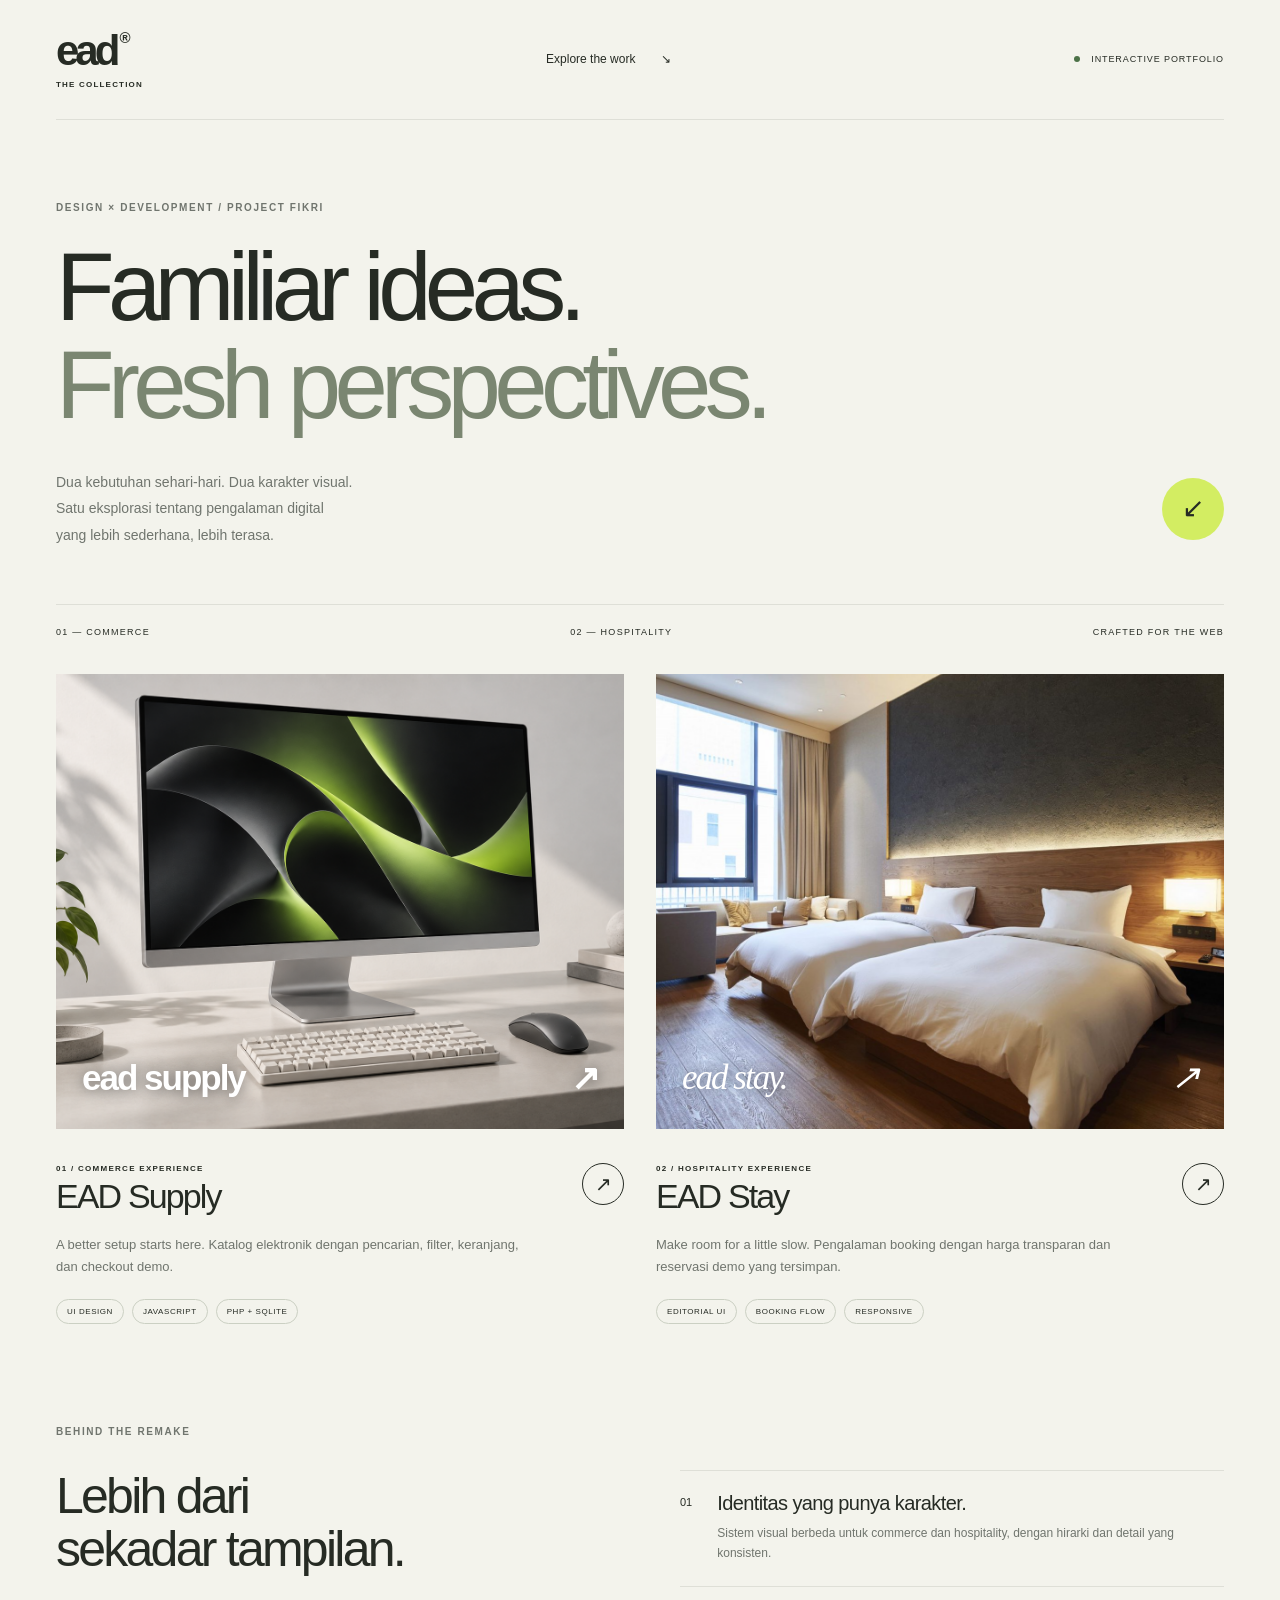
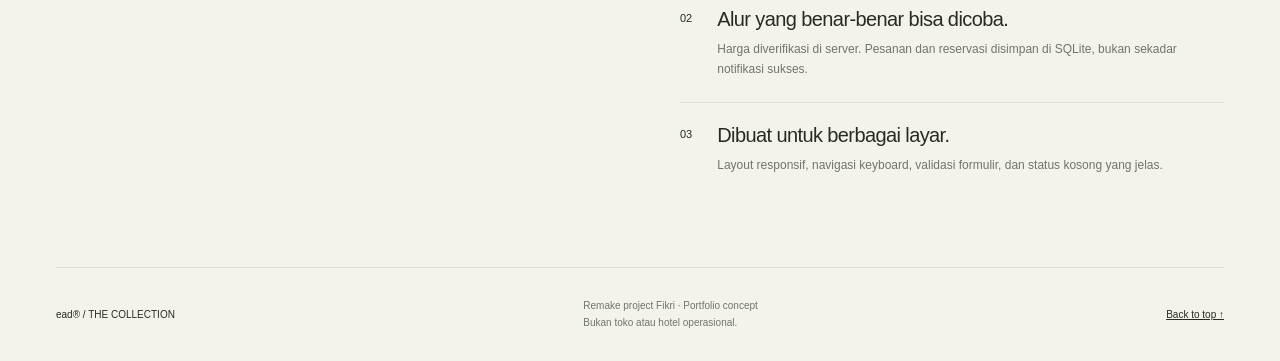
<file: index.html>
<!doctype html><html lang="id"><head><meta charset="utf-8"><meta name="viewport" content="width=device-width,initial-scale=1"><title>EAD Collection — Digital experiences, reimagined</title><meta name="description" content="Dua pengalaman digital dalam satu showcase: EAD Supply dan EAD Stay. Remake project Fikri dengan UI dan alur demo interaktif."><link rel="icon" href="data:,"><link rel="stylesheet" href="assets/css/site.css"></head><body class="showcase"><a class="skip" href="#main">Lewati navigasi</a><header class="showcase-nav wrap"><a class="collection-logo" href="index.html">ead<span>®</span><small>THE COLLECTION</small></a><a href="#projects">Explore the work <span>↘</span></a><span class="live-tag"><i></i> INTERACTIVE PORTFOLIO</span></header><main id="main"><section class="showcase-hero wrap"><p class="eyebrow">DESIGN × DEVELOPMENT / PROJECT FIKRI</p><h1>Familiar ideas.<br><span>Fresh perspectives.</span></h1><div class="showcase-intro"><p>Dua kebutuhan sehari-hari. Dua karakter visual.<br>Satu eksplorasi tentang pengalaman digital<br>yang lebih sederhana, lebih terasa.</p><a class="circle-link" href="#projects" aria-label="Jelajahi kedua project">↙</a></div><div class="showcase-meta"><span>01 — COMMERCE</span><span>02 — HOSPITALITY</span><span>CRAFTED FOR THE WEB</span></div></section><section class="wrap project-pair" id="projects"><article class="project-tile supply-tile"><a class="project-preview" href="modul_1/home.html" aria-label="Buka demo EAD Supply"><img src="assets/images/workspace-hero.png" alt="Visual konsep setup komputer minimal dengan aksen hijau" fetchpriority="high"><span class="preview-label">ead supply<span>↗</span></span></a><div class="project-title"><div><span class="eyebrow">01 / COMMERCE EXPERIENCE</span><h2>EAD Supply</h2></div><a class="round-link" href="modul_1/home.html" aria-label="Buka EAD Supply">↗</a></div><p>A better setup starts here. Katalog elektronik dengan pencarian, filter, keranjang, dan checkout demo.</p><div class="chips"><span>UI DESIGN</span><span>JAVASCRIPT</span><span>PHP + SQLITE</span></div></article><article class="project-tile stay-tile"><a class="project-preview" href="modul_3/index.php" aria-label="Buka demo EAD Stay"><img src="modul_3/assets/img/room-3.jpg" alt="Kamar hotel hangat dengan ranjang putih dan aksen kayu"><span class="preview-label">ead stay.<span>↗</span></span></a><div class="project-title"><div><span class="eyebrow">02 / HOSPITALITY EXPERIENCE</span><h2>EAD Stay</h2></div><a class="round-link" href="modul_3/index.php" aria-label="Buka EAD Stay">↗</a></div><p>Make room for a little slow. Pengalaman booking dengan harga transparan dan reservasi demo yang tersimpan.</p><div class="chips"><span>EDITORIAL UI</span><span>BOOKING FLOW</span><span>RESPONSIVE</span></div></article></section><section class="wrap showcase-process"><p class="eyebrow">BEHIND THE REMAKE</p><div><h2>Lebih dari<br>sekadar tampilan.</h2><div class="process-list"><article><span>01</span><div><h3>Identitas yang punya karakter.</h3><p>Sistem visual berbeda untuk commerce dan hospitality, dengan hirarki dan detail yang konsisten.</p></div></article><article><span>02</span><div><h3>Alur yang benar-benar bisa dicoba.</h3><p>Harga diverifikasi di server. Pesanan dan reservasi disimpan di SQLite, bukan sekadar notifikasi sukses.</p></div></article><article><span>03</span><div><h3>Dibuat untuk berbagai layar.</h3><p>Layout responsif, navigasi keyboard, validasi formulir, dan status kosong yang jelas.</p></div></article></div></div></section></main><footer class="wrap showcase-footer"><span>ead® / THE COLLECTION</span><p>Remake project Fikri · Portfolio concept<br>Bukan toko atau hotel operasional.</p><a href="#main">Back to top ↑</a></footer></body></html>
</file>
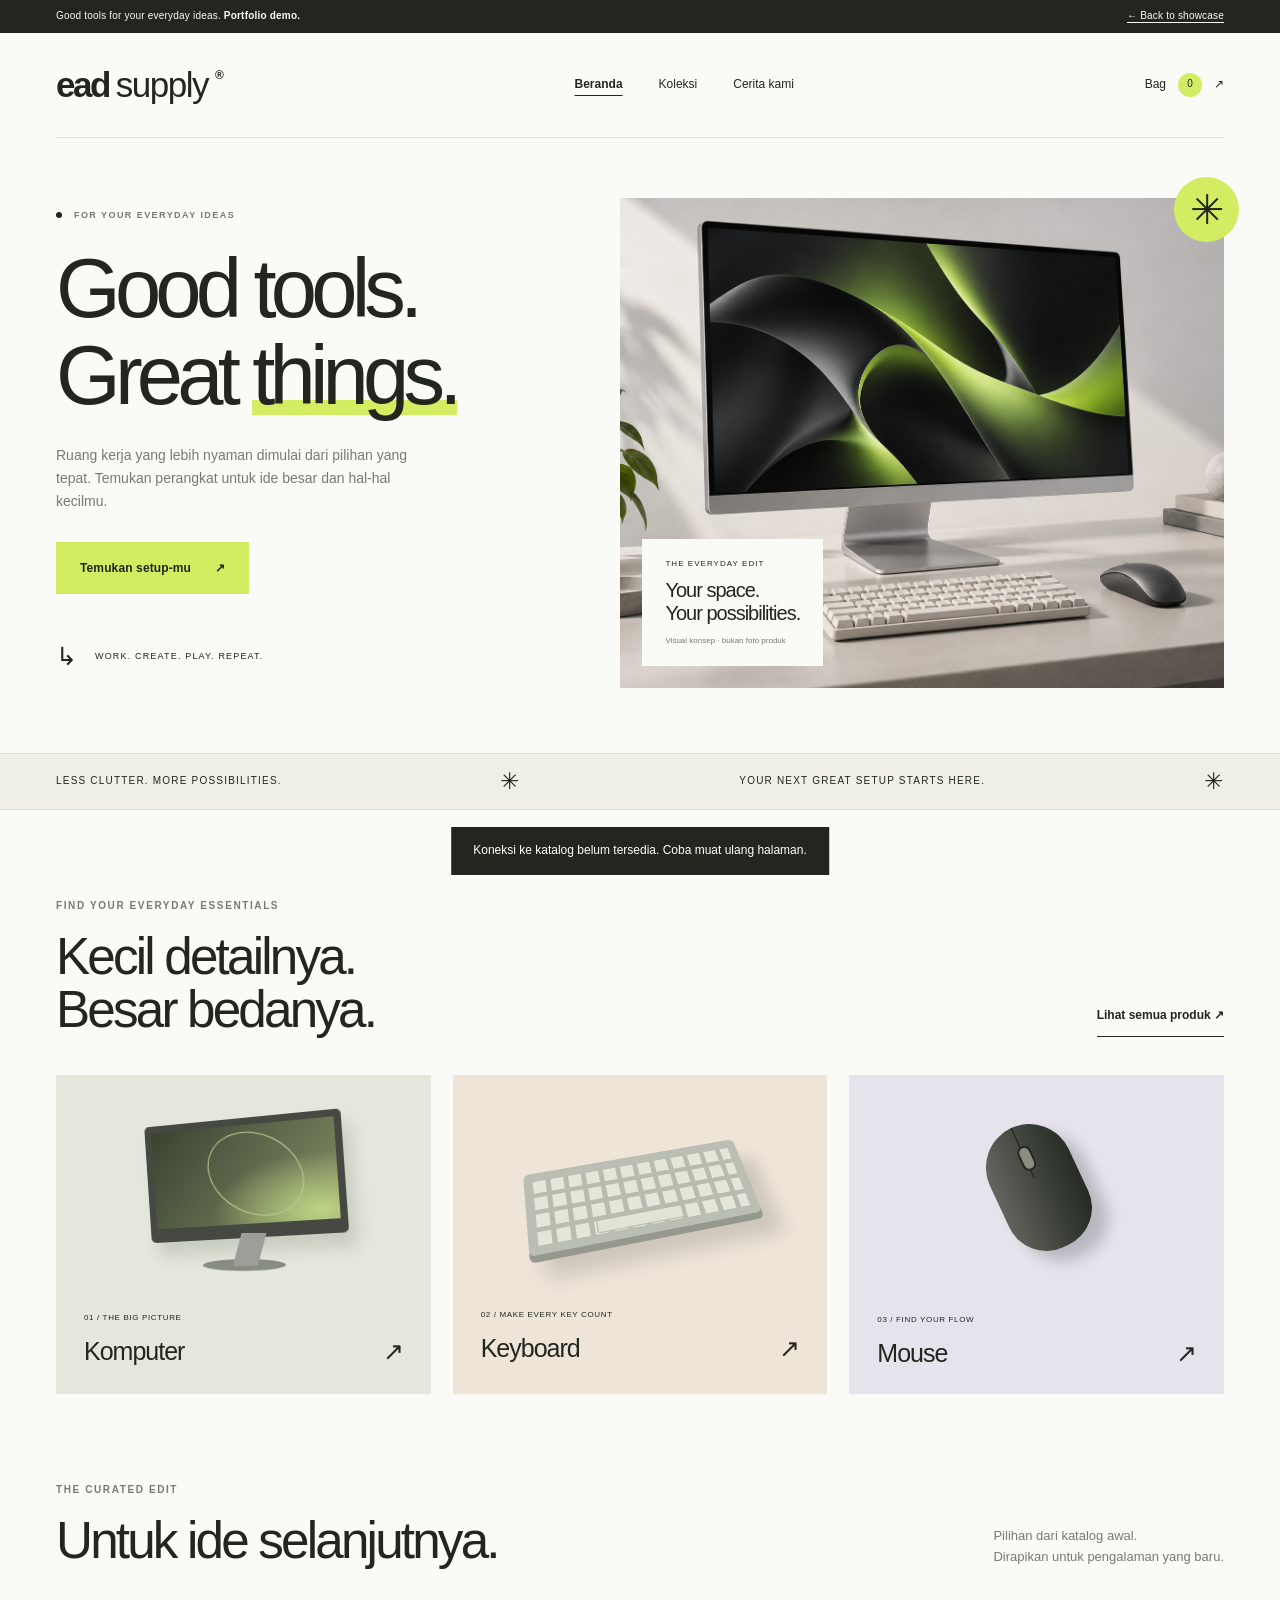
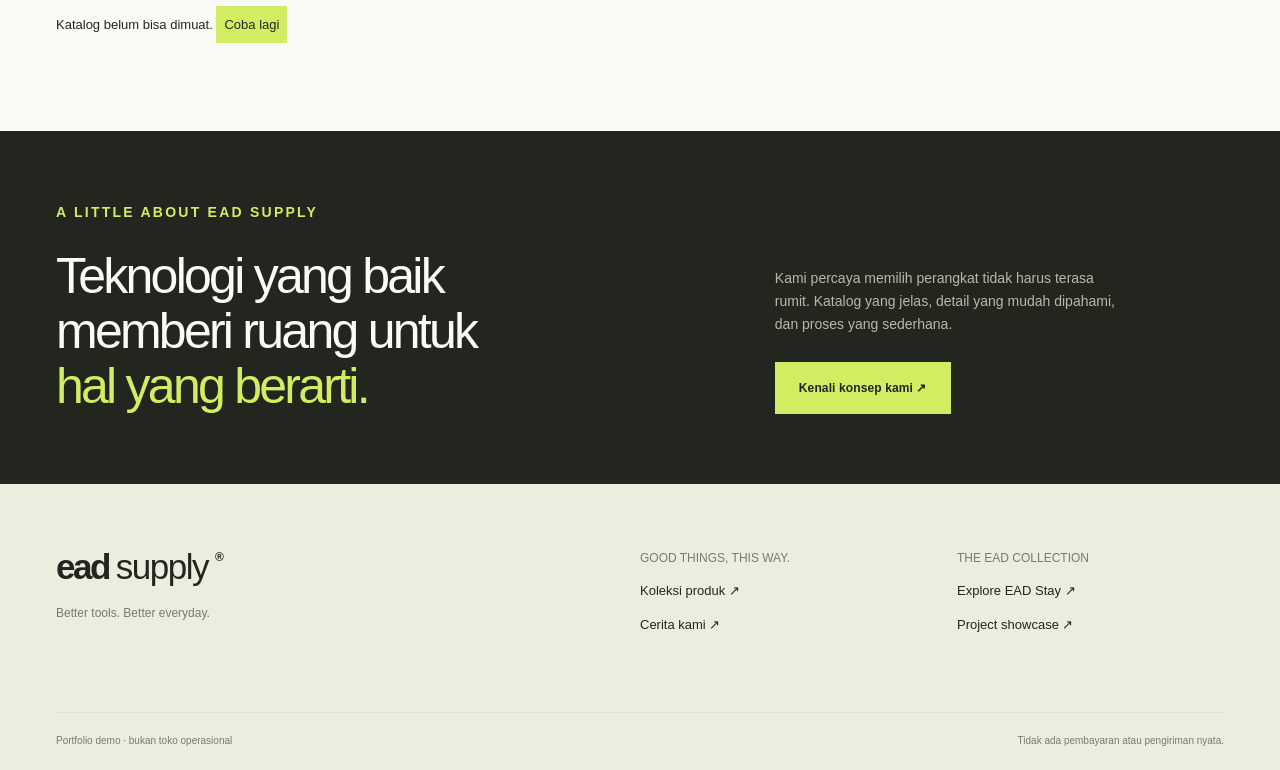
<file: modul_1/home.html>
<!doctype html><html lang="id"><head><meta charset="utf-8"><meta name="viewport" content="width=device-width,initial-scale=1"><title>EAD Supply — Better tools. Better everyday.</title><meta name="description" content="Temukan perangkat untuk setup harianmu. EAD Supply adalah demo commerce dalam portofolio project Fikri."><link rel="icon" href="data:,"><link rel="stylesheet" href="../assets/css/site.css"><script src="../assets/js/store.js" defer></script></head><body class="store" data-page="home"><div id="store-header"></div><main id="main"><section class="store-hero wrap"><div class="store-hero-copy"><p class="eyebrow"><i></i> FOR YOUR EVERYDAY IDEAS</p><h1>Good tools.<br>Great <span>things.</span></h1><p>Ruang kerja yang lebih nyaman dimulai dari pilihan yang tepat. Temukan perangkat untuk ide besar dan hal-hal kecilmu.</p><a class="button lime" href="products.html">Temukan setup-mu <span>↗</span></a><div class="hero-small-note"><span>↳</span> WORK. CREATE. PLAY. REPEAT.</div></div><div class="store-hero-art"><img src="../assets/images/workspace-hero.png" alt="Ilustrasi konsep AI setup komputer, keyboard, dan mouse tanpa merek" fetchpriority="high"><div class="floating-label"><span>THE EVERYDAY EDIT</span><strong>Your space.<br>Your possibilities.</strong><small>Visual konsep · bukan foto produk</small></div><span class="hero-star" aria-hidden="true">✳</span></div></section><div class="store-ticker"><div class="wrap"><span>LESS CLUTTER. MORE POSSIBILITIES.</span><span>✳</span><span>YOUR NEXT GREAT SETUP STARTS HERE.</span><span>✳</span></div></div>
<section class="wrap section"><div class="section-heading"><div><p class="eyebrow">FIND YOUR EVERYDAY ESSENTIALS</p><h2>Kecil detailnya.<br>Besar bedanya.</h2></div><a class="line-link" href="products.html">Lihat semua produk ↗</a></div><div class="category-grid"><a class="category-card sage" href="products.html?category=Komputer"><div class="device-art monitor" aria-hidden="true"><i></i><b></b></div><span>01 / THE BIG PICTURE</span><h3>Komputer <b>↗</b></h3></a><a class="category-card peach" href="products.html?category=Keyboard"><div class="device-art keyboard" aria-hidden="true"><i></i></div><span>02 / MAKE EVERY KEY COUNT</span><h3>Keyboard <b>↗</b></h3></a><a class="category-card lilac" href="products.html?category=Mouse"><div class="device-art mouse" aria-hidden="true"><i></i></div><span>03 / FIND YOUR FLOW</span><h3>Mouse <b>↗</b></h3></a></div></section>
<section class="wrap section store-featured"><div class="section-heading"><div><p class="eyebrow">THE CURATED EDIT</p><h2>Untuk ide selanjutnya.</h2></div><p>Pilihan dari katalog awal.<br>Dirapikan untuk pengalaman yang baru.</p></div><div class="product-grid" data-products data-limit="4"><p class="loading-note">Memuat koleksi…</p></div><div class="catalog-feedback" role="status"></div></section><section class="store-about-band"><div class="wrap"><p class="eyebrow">A LITTLE ABOUT EAD SUPPLY</p><h2>Teknologi yang baik<br>memberi ruang untuk<br><span>hal yang berarti.</span></h2><div><p>Kami percaya memilih perangkat tidak harus terasa rumit. Katalog yang jelas, detail yang mudah dipahami, dan proses yang sederhana.</p><a class="button lime" href="profile.html">Kenali konsep kami ↗</a></div></div></section></main><div id="store-footer"></div><noscript><p class="wrap">Aktifkan JavaScript untuk katalog dan checkout demo. <a href="../index.html">Kembali ke showcase</a></p></noscript></body></html>
</file>
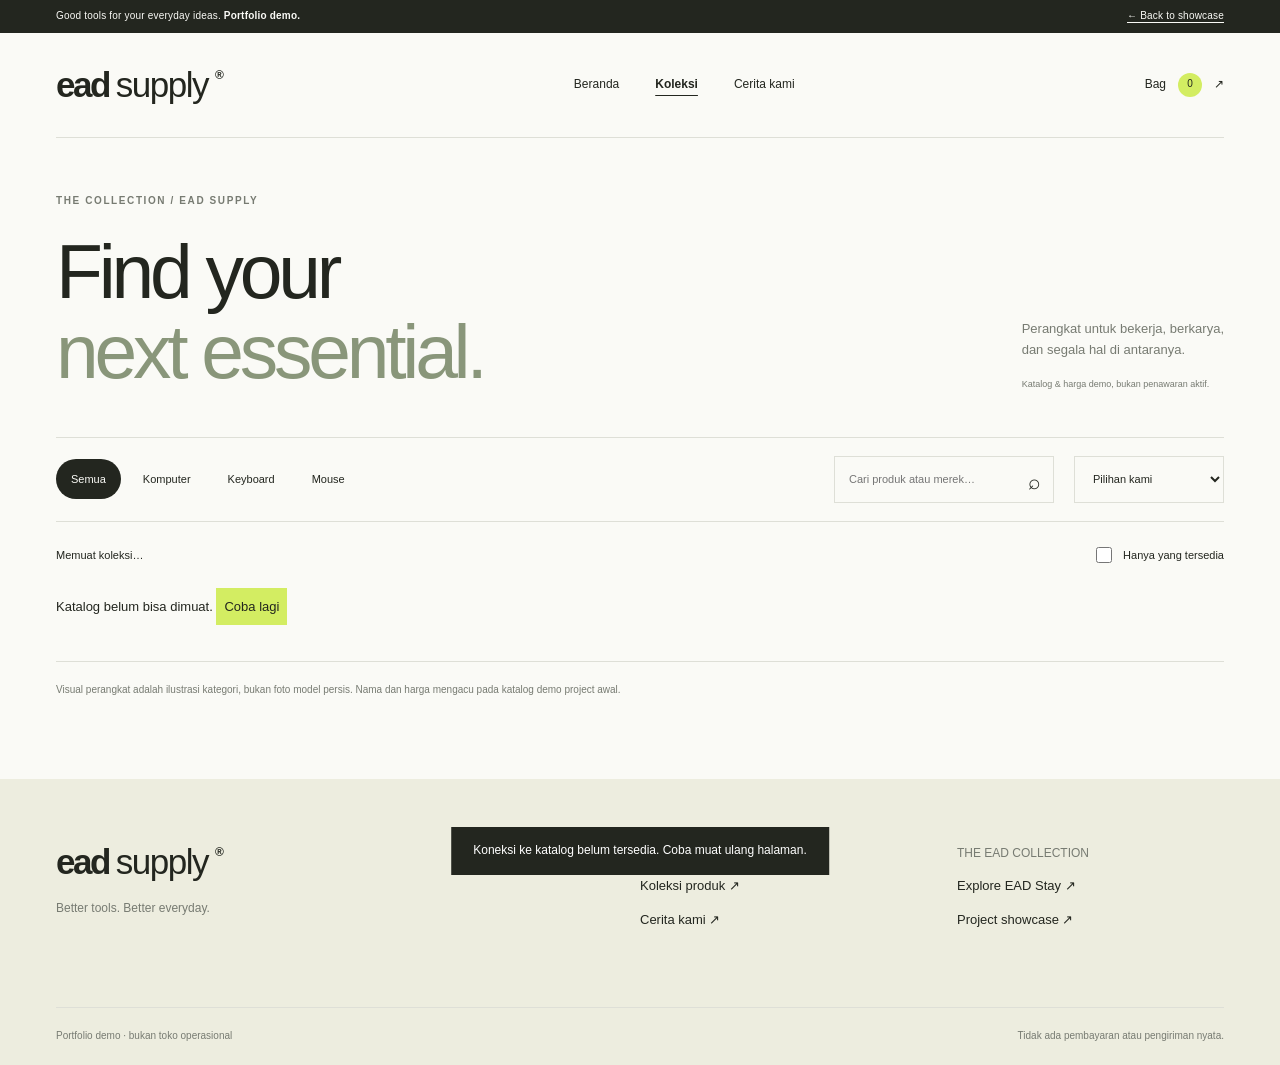
<file: modul_1/products.html>
<!doctype html><html lang="id"><head><meta charset="utf-8"><meta name="viewport" content="width=device-width,initial-scale=1"><title>The collection — EAD Supply</title><meta name="description" content="Jelajahi katalog demo komputer, keyboard, dan mouse EAD Supply."><link rel="icon" href="data:,"><link rel="stylesheet" href="../assets/css/site.css"><script src="../assets/js/store.js" defer></script></head><body class="store" data-page="products"><div id="store-header"></div><main id="main" class="wrap catalog-main"><div class="catalog-title"><div><p class="eyebrow">THE COLLECTION / EAD SUPPLY</p><h1>Find your<br><span>next essential.</span></h1></div><p>Perangkat untuk bekerja, berkarya,<br>dan segala hal di antaranya.<br><small>Katalog & harga demo, bukan penawaran aktif.</small></p></div><div class="catalog-tools"><div class="filter-tabs" role="group" aria-label="Kategori produk"><button data-category="" aria-pressed="true">Semua</button><button data-category="Komputer" aria-pressed="false">Komputer</button><button data-category="Keyboard" aria-pressed="false">Keyboard</button><button data-category="Mouse" aria-pressed="false">Mouse</button></div><div class="catalog-search"><label class="sr-only" for="search">Cari produk</label><input id="search" type="search" placeholder="Cari produk atau merek…" maxlength="100"><span aria-hidden="true">⌕</span></div><label class="sr-only" for="sort">Urutkan produk</label><select id="sort"><option value="featured">Pilihan kami</option><option value="low">Harga terendah</option><option value="high">Harga tertinggi</option><option value="name">Nama A–Z</option></select></div><div class="catalog-count"><span id="result-count" role="status">Memuat koleksi…</span><label><input type="checkbox" id="in-stock"> Hanya yang tersedia</label></div><div class="product-grid" data-products><p class="loading-note">Memuat koleksi…</p></div><div class="catalog-feedback" role="status"></div><p class="art-note">Visual perangkat adalah ilustrasi kategori, bukan foto model persis. Nama dan harga mengacu pada katalog demo project awal.</p></main><div id="store-footer"></div><noscript><p class="wrap">Aktifkan JavaScript untuk menggunakan katalog interaktif.</p></noscript></body></html>
</file>
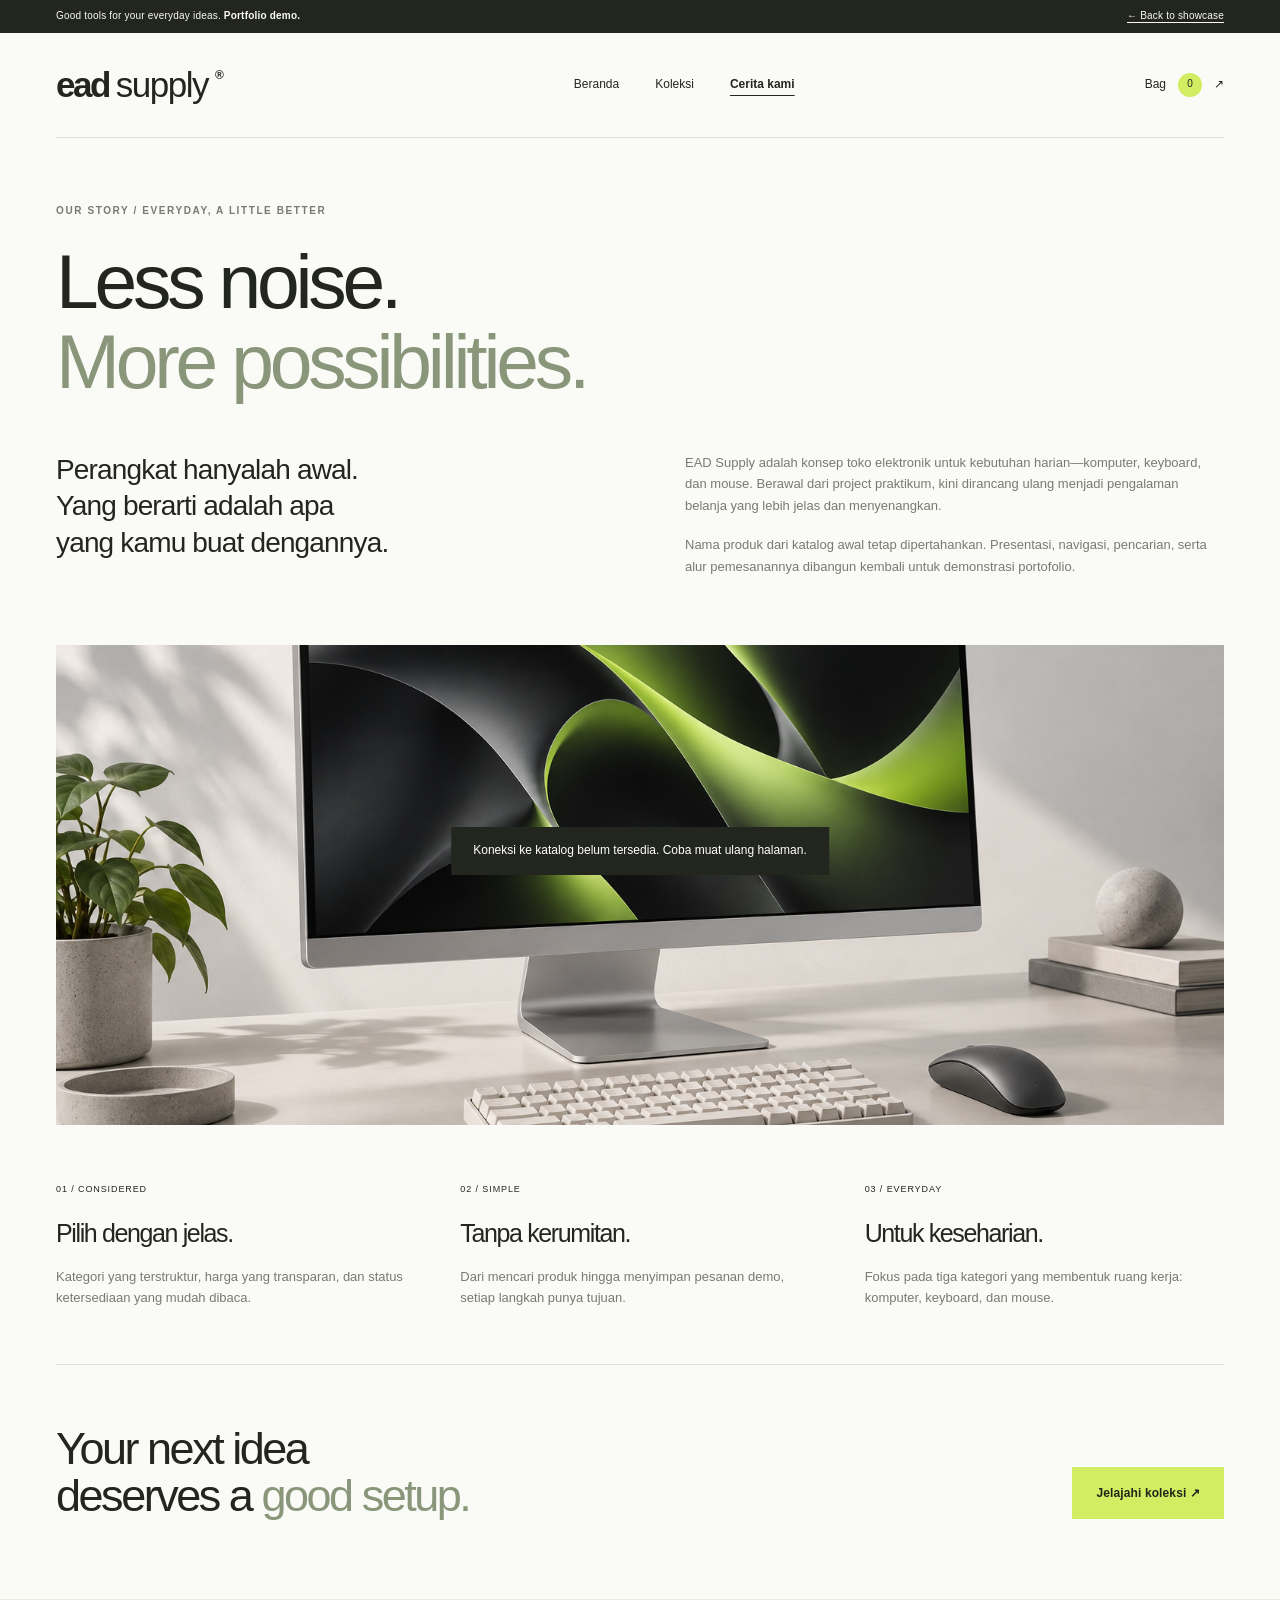
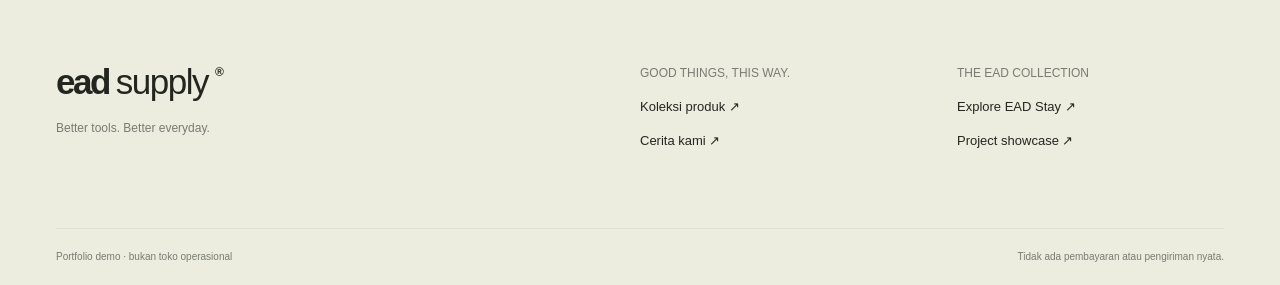
<file: modul_1/profile.html>
<!doctype html><html lang="id"><head><meta charset="utf-8"><meta name="viewport" content="width=device-width,initial-scale=1"><title>Our story — EAD Supply</title><meta name="description" content="Konsep di balik EAD Supply, remake toko elektronik project Fikri."><link rel="icon" href="data:,"><link rel="stylesheet" href="../assets/css/site.css"><script src="../assets/js/store.js" defer></script></head><body class="store" data-page="profile"><div id="store-header"></div><main id="main"><section class="wrap store-story"><p class="eyebrow">OUR STORY / EVERYDAY, A LITTLE BETTER</p><h1>Less noise.<br><span>More possibilities.</span></h1><div class="story-lead"><p>Perangkat hanyalah awal.<br>Yang berarti adalah apa<br>yang kamu buat dengannya.</p><div><p>EAD Supply adalah konsep toko elektronik untuk kebutuhan harian—komputer, keyboard, dan mouse. Berawal dari project praktikum, kini dirancang ulang menjadi pengalaman belanja yang lebih jelas dan menyenangkan.</p><p>Nama produk dari katalog awal tetap dipertahankan. Presentasi, navigasi, pencarian, serta alur pemesanannya dibangun kembali untuk demonstrasi portofolio.</p></div></div><img class="story-image" src="../assets/images/workspace-hero.png" alt="Visual konsep AI meja kerja minimal, bukan foto produk aktual"><div class="story-values"><article><span>01 / CONSIDERED</span><h2>Pilih dengan jelas.</h2><p>Kategori yang terstruktur, harga yang transparan, dan status ketersediaan yang mudah dibaca.</p></article><article><span>02 / SIMPLE</span><h2>Tanpa kerumitan.</h2><p>Dari mencari produk hingga menyimpan pesanan demo, setiap langkah punya tujuan.</p></article><article><span>03 / EVERYDAY</span><h2>Untuk keseharian.</h2><p>Fokus pada tiga kategori yang membentuk ruang kerja: komputer, keyboard, dan mouse.</p></article></div><div class="story-cta"><h2>Your next idea<br>deserves a <span>good setup.</span></h2><a class="button lime" href="products.html">Jelajahi koleksi ↗</a></div></section></main><div id="store-footer"></div></body></html>
</file>
<file: assets/css/site.css>
/* Shared foundations. Each concept owns its palette and display typography. */
:root{--ink:#20241f;--muted:#70756e;--paper:#f7f8f4;--line:#dedfd7;--accent:#d3ed62;--display:Arial,Helvetica,sans-serif}*{box-sizing:border-box}html{scroll-behavior:smooth;scroll-padding-top:30px}body{margin:0;background:var(--paper);color:var(--ink);font:15px/1.65 Arial,Helvetica,sans-serif}img{max-width:100%;display:block}a{color:inherit;text-decoration:none}button,input,select,textarea{font:inherit}button,a,input,select{touch-action:manipulation}button{cursor:pointer}button:disabled{cursor:not-allowed;opacity:.5}button{color:inherit}h1,h2,h3,p{margin:0}h1,h2,h3{line-height:1.05;letter-spacing:-.055em;font-weight:500}p{color:var(--muted)}h1{font-size:clamp(48px,6.5vw,94px)}h2{font-size:clamp(32px,4vw,54px)}h3{font-size:25px}.wrap{width:min(1280px,calc(100% - 112px));margin-inline:auto}.section{padding-block:88px}.eyebrow{font-size:10px;letter-spacing:.16em;font-weight:bold;line-height:1.6;margin-bottom:22px}.button{display:inline-flex;gap:24px;align-items:center;justify-content:center;padding:16px 23px;font-size:12px;line-height:1.5;letter-spacing:.01em;font-weight:bold;background:var(--ink);color:var(--paper);border:1px solid var(--ink);transition:background .2s,transform .2s}.button:hover{transform:translateY(-2px);background:#3b4236}.button.lime{background:var(--accent);border-color:var(--accent);color:#20251b}.button.lime:hover{background:#c3dd50}.wide{width:100%}.line-link{font-size:12px;font-weight:bold;display:inline-flex;justify-content:space-between;align-items:center;gap:22px;padding-block:10px;border-bottom:1px solid currentColor}.line-link:hover{opacity:.65}.section-heading{display:flex;align-items:flex-end;justify-content:space-between;gap:40px;margin-bottom:38px}.section-heading>p{font-size:13px;max-width:330px}.section-heading .eyebrow{margin-bottom:16px}.skip{position:fixed;top:-100px;left:20px;background:white;color:black;padding:15px;z-index:100}.skip:focus{top:10px}:focus-visible{outline:3px solid #9a671f;outline-offset:4px}.sr-only{position:absolute;width:1px;height:1px;padding:0;overflow:hidden;clip:rect(0,0,0,0);white-space:nowrap;border:0}[hidden]{display:none!important}.demo-strip{background:var(--ink);color:var(--paper);display:flex;justify-content:space-between;gap:15px;padding:8px 56px;font-size:10px;letter-spacing:.02em}.demo-strip a{text-decoration:underline;text-underline-offset:3px}.site-nav{min-height:105px;display:flex;align-items:center;justify-content:space-between;gap:24px;border-bottom:1px solid var(--line);position:relative}.site-nav nav{display:flex;gap:36px;align-items:center;font-size:12px}.site-nav nav>a[aria-current]{font-weight:bold;text-decoration:underline;text-underline-offset:7px}.site-nav nav>a:hover{opacity:.6}.nav-toggle{display:none}.footer-top{display:grid;grid-template-columns:2fr 1fr 1fr;gap:50px;padding-block:65px}.footer-top a:not(.supply-logo):not(.stay-logo){display:block;font-size:13px;margin-block:12px}.footer-top p{font-size:12px}.footer-line{border-top:1px solid var(--line);padding-block:20px;display:flex;justify-content:space-between;gap:25px;font-size:10px;color:var(--muted)}.empty-state{text-align:center;padding:50px 25px;max-width:650px;margin:auto}.empty-state>span{font-size:45px;display:block;margin-bottom:20px}.empty-state h2,.empty-state h3{margin-bottom:20px}.empty-state p{font-size:13px;margin:15px 0 25px}.form-hint{font-size:11px;line-height:1.8}.feedback{padding:22px 26px;margin-block:25px;background:#e8eddf;border-left:3px solid #628256;font-size:14px}.feedback.error{background:#f9ece7;border-color:#a44536}.feedback ul{padding-left:18px}.feedback p{margin-top:8px}.form-grid{display:grid;grid-template-columns:1fr 1fr;gap:20px}.form-grid>.full{grid-column:1/-1}label{font-size:12px}input:not([type=radio]):not([type=checkbox]),select,textarea{width:100%;max-width:100%;min-width:0;padding:13px 14px;border:1px solid var(--line);background:transparent;color:var(--ink);font-size:13px;border-radius:0}input:not([type=radio]):not([type=checkbox]),select{min-height:47px}textarea{resize:vertical}input[type=checkbox],input[type=radio]{accent-color:var(--ink);width:16px;height:16px;flex-shrink:0}fieldset{padding:0;border:0;margin:0}code{overflow-wrap:anywhere}
/* The collection / portfolio landing. */
.showcase{--paper:#f3f3ec;--ink:#262b24}.showcase-nav{display:flex;justify-content:space-between;align-items:center;padding-block:30px;border-bottom:1px solid var(--line)}.collection-logo{font-size:42px;letter-spacing:-4px;line-height:1;font-weight:bold;position:relative}.collection-logo>span{font-size:15px;vertical-align:top;letter-spacing:0;margin-left:3px}.collection-logo small{display:block;font-size:8px;letter-spacing:.15em;margin-top:9px}.showcase-nav>a:nth-child(2){font-size:12px}.showcase-nav>a:nth-child(2)>span{margin-left:22px}.live-tag{font-size:9px;letter-spacing:.1em}.live-tag i{display:inline-block;width:6px;height:6px;background:#4b7147;border-radius:50%;margin-right:8px}.showcase-hero{padding-top:80px}.showcase-hero h1{font-size:clamp(55px,7.5vw,108px);letter-spacing:-.07em;line-height:1.02}.showcase-hero h1>span{color:#7a8671}.showcase-intro{display:flex;justify-content:space-between;align-items:center;margin-top:35px}.showcase-intro p{font-size:14px;line-height:1.9}.circle-link,.round-link{width:62px;height:62px;display:flex;align-items:center;justify-content:center;border-radius:50%;border:1px solid var(--ink);font-size:27px}.circle-link{background:var(--accent);border:0}.circle-link:hover,.round-link:hover{background:var(--accent);transform:rotate(-8deg)}.showcase-meta{display:flex;justify-content:space-between;gap:20px;font-size:9px;letter-spacing:.14em;border-top:1px solid var(--line);padding-block:20px;margin-top:55px}.project-pair{display:grid;grid-template-columns:1fr 1fr;gap:32px;padding-top:15px}.project-preview{display:block;position:relative;overflow:hidden;background:#e7e6dd;aspect-ratio:1.25}.project-preview img{width:100%;height:100%;object-fit:cover;transition:transform .7s}.project-preview:hover img{transform:scale(1.04)}.preview-label{position:absolute;left:26px;right:26px;bottom:22px;display:flex;justify-content:space-between;color:white;font-size:35px;font-weight:bold;letter-spacing:-2px;text-shadow:0 1px 15px #0008}.stay-tile .preview-label{font-family:Georgia,serif;font-weight:normal;font-style:italic}.project-title{display:flex;justify-content:space-between;align-items:center;gap:20px;margin-top:25px}.project-title h2{font-size:34px}.project-title .eyebrow{font-size:8px;margin-bottom:10px}.project-title .round-link{width:42px;height:42px;font-size:20px}.project-tile>p{font-size:13px;max-width:480px;margin-top:20px}.chips{display:flex;flex-wrap:wrap;gap:8px;margin-top:22px}.chips span{font-size:8px;letter-spacing:.07em;border:1px solid #cbd0c3;border-radius:30px;padding:5px 10px}.showcase-process{padding-block:100px 70px}.showcase-process>div{display:grid;grid-template-columns:1fr 1fr;gap:80px;margin-top:30px}.showcase-process h2{font-size:50px}.process-list article{display:flex;gap:25px;padding:22px 0;border-top:1px solid var(--line)}.process-list article>span{font-size:11px}.process-list h3{font-size:20px;letter-spacing:-.03em;margin-bottom:10px}.process-list p{font-size:12px}.showcase-footer{border-top:1px solid var(--line);padding-block:30px;display:flex;justify-content:space-between;gap:25px;align-items:center;font-size:10px}.showcase-footer p{font-size:10px}.showcase-footer>a{text-decoration:underline}
/* EAD Supply / clear, graphic, tactile. */
.store{--paper:#fafaf6;--accent:#d3ed62;--ink:#23261f;--muted:#777b72}.supply-logo{font-size:35px;line-height:1;letter-spacing:-2.5px;font-weight:bold;display:flex;align-items:baseline;gap:7px}.supply-logo>span{font-weight:normal;letter-spacing:-1.5px}.supply-logo sup{font-size:12px;letter-spacing:0;align-self:start;margin-top:2px}.bag-button{background:transparent;border:0;font-size:12px;display:flex;gap:12px;align-items:center;padding:12px 0}.bag-button>span{background:var(--accent);border-radius:50%;min-width:24px;height:24px;display:grid;place-items:center;font-size:10px}.store-hero{display:grid;grid-template-columns:1fr 1.14fr;gap:35px;padding-block:60px 65px;align-items:center}.store-hero h1{font-size:clamp(65px,6.5vw,95px);letter-spacing:-.07em;margin-bottom:25px}.store-hero h1>span{position:relative;z-index:0;white-space:nowrap}.store-hero h1>span:after{content:'';height:15px;position:absolute;bottom:7px;left:0;right:0;background:var(--accent);z-index:-1}.store-hero-copy>.eyebrow{font-size:9px}.store-hero-copy>.eyebrow>i{display:inline-block;width:6px;height:6px;background:var(--ink);border-radius:50%;margin-right:8px}.store-hero-copy>p:not(.eyebrow){max-width:360px;font-size:14px;margin-bottom:28px}.hero-small-note{margin-top:42px;font-size:9px;letter-spacing:.13em;display:flex;gap:18px;align-items:center}.hero-small-note>span{font-size:25px;letter-spacing:0}.store-hero-art{position:relative;min-width:0;height:490px}.store-hero-art>img{width:100%;height:100%;object-fit:cover;object-position:53% 50%}.floating-label{position:absolute;left:22px;bottom:22px;background:var(--paper);padding:18px 23px;max-width:230px}.floating-label>span{font-size:8px;letter-spacing:.13em;display:block;margin-bottom:9px}.floating-label strong{display:block;font-size:20px;line-height:1.13;letter-spacing:-.05em;font-weight:500}.floating-label>small{font-size:8px;display:block;margin-top:10px;color:var(--muted)}.hero-star{position:absolute;right:-15px;top:-21px;background:var(--accent);width:65px;height:65px;display:grid;place-items:center;border-radius:50%;font-size:41px}.store-ticker{border-block:1px solid var(--line);background:#efefe8}.store-ticker>.wrap{display:flex;align-items:center;justify-content:space-between;gap:20px;padding-block:16px;font-size:10px;letter-spacing:.12em}.store-ticker span:nth-child(even){font-size:23px;line-height:1}.category-grid{display:grid;grid-template-columns:repeat(3,minmax(0,1fr));gap:22px}.category-card{padding:28px;overflow:hidden;display:block}.sage{background:#e3e7dc}.peach{background:#eee4d8}.lilac{background:#e6e3ed}.gray{background:#e7e8e4}.category-card>span{font-size:8px;letter-spacing:.08em}.category-card h3{display:flex;justify-content:space-between;margin-top:10px;font-size:25px;letter-spacing:-.04em}.category-card h3>b{font-size:25px;font-weight:400}.device-art{height:155px;width:210px;max-width:100%;margin:15px auto 32px;position:relative;transition:transform .4s}.category-card:hover .device-art,.product-visual:hover .device-art{transform:translateY(-5px) rotate(-3deg)}.monitor{width:200px;height:153px;perspective:500px}.monitor>i{display:block;position:absolute;top:0;left:0;right:0;height:120px;border:7px solid #454942;border-bottom-width:14px;border-radius:5px;background:radial-gradient(ellipse at 90% 90%,#bdd383 0,transparent 45%),linear-gradient(130deg,#394331,#828d65);box-shadow:8px 14px 15px #293c2125;transform:rotateY(-10deg) rotate(-4deg)}.monitor>i:after{content:'';position:absolute;inset:10px 30px 10px 55px;border:1px solid #bacb92;border-radius:50%;transform:rotate(30deg)}.monitor>b{position:absolute;bottom:0;left:60px;width:83px;height:12px;background:#878c83;transform:skew(-15deg);border-radius:50%}.monitor>b:before{content:'';position:absolute;bottom:5px;left:30px;width:25px;height:33px;background:#9b9f97}.keyboard{width:225px;height:150px;display:flex;align-items:center;justify-content:center;perspective:400px}.keyboard>i{display:block;width:100%;height:90px;border:9px solid #bbbeb3;border-radius:6px;background:repeating-linear-gradient(0deg,transparent 0 14px,#b8bbae 14px 19px),repeating-linear-gradient(90deg,#e4e6da 0 13px,#b8bbae 13px 18px);box-shadow:0 7px 0 #95998d,14px 25px 18px #0002;transform:rotateX(30deg) rotateZ(-12deg)}.keyboard>i:after{content:'';position:absolute;bottom:1px;left:27%;height:12px;width:40%;background:#e1e4d5;border:1px solid #b4b9a9;border-radius:2px}.mouse{width:110px;height:155px;perspective:300px}.mouse>i{display:block;position:absolute;top:4px;left:13px;width:87px;height:130px;border-radius:45px 45px 42px 42px;background:linear-gradient(95deg,#656961,#373c34 65%,#242a23);box-shadow:10px 16px 15px #0003;transform:rotate(-25deg)}.mouse>i:before{content:'';position:absolute;left:43px;top:0;width:1px;height:55px;background:#1b211b}.mouse>i:after{content:'';position:absolute;left:38px;top:21px;width:10px;height:22px;border:2px solid #252a21;border-radius:10px;background:#8a8e80}.store-featured{padding-top:0}.product-grid{display:grid;grid-template-columns:repeat(4,minmax(0,1fr));gap:30px 22px}.product-grid>.empty-state{grid-column:1/-1}.product-visual{display:block;width:100%;padding:0;border:0;background:transparent;position:relative;overflow:hidden}.product-art{height:235px;display:flex;align-items:center;justify-content:center;overflow:hidden}.product-art>.device-art{transform:scale(.8);margin:0}.product-visual:hover .device-art{transform:scale(.84) translateY(-5px)}.product-status{position:absolute;left:12px;top:12px;font-size:8px;background:#fafaf5d9;padding:4px 8px;letter-spacing:.03em}.product-open{position:absolute;right:12px;bottom:12px;font-size:18px;background:#fafaf5;width:29px;height:29px;border-radius:50%;display:grid;place-items:center}.product-category{font-size:8px;text-transform:uppercase;letter-spacing:.12em;margin-top:18px}.supply-product h3{font-size:17px;font-weight:600;letter-spacing:-.03em;margin-block:8px}.supply-product h3>button{border:0;background:none;font:inherit;letter-spacing:inherit;padding:0;text-align:left}.product-model{font-size:10px;margin-bottom:17px;line-height:1.6}.product-bottom{display:flex;justify-content:space-between;gap:10px;align-items:center;border-top:1px solid var(--line);padding-top:12px}.product-bottom>strong{font-size:12px;font-weight:500}.product-bottom>button{width:30px;height:30px;border:1px solid var(--line);border-radius:50%;background:transparent;font-size:21px;line-height:1}.product-bottom>button:hover:enabled{background:var(--accent);border-color:var(--accent)}.store-about-band{background:var(--ink);color:var(--paper);padding-block:70px}.store-about-band>.wrap{display:grid;grid-template-columns:1.4fr 1fr;gap:0 90px}.store-about-band .eyebrow{grid-column:1/-1;color:var(--accent)}.store-about-band h2{font-size:50px;line-height:1.1}.store-about-band h2>span{color:var(--accent)}.store-about-band .wrap>div{align-self:end}.store-about-band p{color:#b5baac;font-size:14px;margin-bottom:25px;max-width:350px}.store-footer{background:#ededdf}.store-footer .supply-logo{margin-bottom:20px}.catalog-main{padding-block:55px 80px}.catalog-title{display:flex;justify-content:space-between;align-items:end;gap:40px;margin-bottom:45px}.catalog-title h1,.store-story h1{font-size:clamp(55px,6vw,82px)}.catalog-title h1>span,.store-story h1>span{color:#89967a}.catalog-title>p{font-size:13px}.catalog-title small{display:block;font-size:9px;margin-top:16px}.catalog-tools{border-block:1px solid var(--line);padding-block:18px;display:flex;gap:20px;align-items:center}.filter-tabs{display:flex;gap:7px;flex-wrap:wrap}.filter-tabs button{background:transparent;border:1px solid transparent;font-size:11px;padding:10px 14px;border-radius:25px}.filter-tabs button[aria-pressed=true]{background:var(--ink);color:var(--paper)}.catalog-search{position:relative;margin-left:auto;width:220px}.catalog-search input{padding-right:35px!important;font-size:11px!important}.catalog-search>span{position:absolute;right:13px;top:9px;font-size:21px}.catalog-tools>select{width:150px;font-size:11px}.catalog-count{display:flex;align-items:center;justify-content:space-between;gap:20px;font-size:11px;padding-block:22px}.catalog-count label{font-size:11px;display:flex;align-items:center;gap:8px}.art-note{font-size:10px;margin-top:36px;padding-top:20px;border-top:1px solid var(--line)}.catalog-feedback{font-size:13px}.catalog-feedback button{background:var(--accent);border:0;padding:8px}.store-story{padding-block:65px 80px}.story-lead{display:grid;grid-template-columns:1fr 1fr;gap:90px;margin-block:50px}.story-lead>p{font-size:28px;line-height:1.3;letter-spacing:-.03em;color:var(--ink)}.story-lead>div>p{font-size:13px;margin-bottom:18px}.story-image{width:100%;height:480px;object-fit:cover;object-position:center 60%}.story-values{display:grid;grid-template-columns:repeat(3,1fr);gap:45px;margin-top:50px}.story-values article>span{font-size:9px;letter-spacing:.1em}.story-values h2{font-size:25px;margin-block:20px}.story-values p{font-size:13px}.story-cta{display:flex;justify-content:space-between;gap:30px;align-items:end;padding-top:60px;margin-top:55px;border-top:1px solid var(--line)}.story-cta h2{font-size:45px}.story-cta h2>span{color:#89967a}
/* Dialogs are native: keyboard focus and Escape are managed by the browser. */
dialog{color:var(--ink);background:var(--paper);border:0;max-height:90dvh;max-width:calc(100% - 28px);padding:28px;overscroll-behavior:contain}dialog::backdrop{background:#161e19a6;backdrop-filter:blur(4px)}body:has(dialog[open]){overflow:hidden}.bag-dialog{width:490px;margin:0 0 0 auto;min-height:100dvh;max-height:100dvh;display:none}.bag-dialog[open]{display:flex;flex-direction:column}.dialog-heading{display:flex;justify-content:space-between;gap:20px;align-items:start;padding-bottom:22px;border-bottom:1px solid var(--line)}.dialog-heading h2{font-size:35px}.dialog-heading .eyebrow{font-size:8px;margin-bottom:9px}.dialog-heading>button{border:1px solid var(--line);background:transparent;border-radius:50%;width:32px;height:32px;font-size:22px}.bag-item{display:grid;grid-template-columns:90px 1fr 25px;gap:18px;padding-block:23px;border-bottom:1px solid var(--line);align-items:center}.bag-item .product-art{height:105px}.bag-item .device-art{transform:scale(.35);flex-shrink:0}.bag-item h3{font-size:16px;font-weight:600;letter-spacing:-.02em;margin-bottom:6px}.bag-item p{font-size:11px}.quantity{display:flex;gap:13px;align-items:center;font-size:11px;margin-top:10px}.quantity button{border:1px solid var(--line);background:transparent;width:25px;height:25px}.remove-item{background:none;border:0;font-size:22px;align-self:start}.bag-bottom{margin-top:auto;padding-top:25px}.bag-bottom>div{display:flex;justify-content:space-between;font-size:14px}.bag-bottom>p{font-size:10px;margin-block:15px}.bag-bottom .button{font-size:12px}#bag-items{overflow:auto}.detail-dialog{width:470px}.detail-dialog .product-art{height:240px;margin-block:22px}.detail-dialog .device-art{transform:scale(1.15)}.detail-dialog h2{font-size:30px;margin-bottom:17px}.detail-dialog p{font-size:13px}.detail-dialog .form-hint{font-size:10px;margin-top:14px}.detail-dialog .eyebrow{font-size:9px;margin-top:15px}.detail-price{font-size:23px;margin-block:24px}.checkout-dialog{width:540px}#checkout-form>.form-hint{margin-block:20px}.demo-fill{font-size:11px;border:0;background:#e9eddf;padding:10px 14px;margin-bottom:10px}#checkout-form>label{display:block;margin:15px 0 6px}.payment-options{margin-top:22px}.payment-options legend{font-size:11px;margin-bottom:10px}.payment-options label{display:inline-flex;gap:8px;align-items:center;margin-right:20px}.checkout-total{display:flex;justify-content:space-between;margin-block:25px;font-size:13px}.checkout-total strong{color:var(--ink)}#checkout-feedback{font-size:12px;color:#a43f32;margin-bottom:16px}#checkout-success strong{display:block;font-size:19px}.toast{position:fixed;bottom:25px;left:50%;transform:translate(-50%,20px);background:var(--ink);color:white;padding:14px 22px;font-size:12px;z-index:100;pointer-events:none;opacity:0;max-width:calc(100% - 30px);transition:opacity .2s,transform .2s}.toast.visible{opacity:1;transform:translate(-50%,0)}
/* EAD Stay / warm editorial hospitality. */
.hotel{--paper:#f7f4ed;--ink:#3c3431;--muted:#847971;--line:#ddd4c8;--accent:#765345;--display:Georgia,'Times New Roman',serif}.hotel h1,.hotel h2,.hotel h3{font-family:var(--display);font-weight:400;letter-spacing:-.05em}.hotel em{font-weight:400;color:#9b7863}.hotel .button{background:#765345;border-color:#765345;color:white;font-weight:400;font-size:11px;letter-spacing:.02em}.hotel .button:hover{background:#523a30}.hotel .demo-strip{background:#514038;color:#eee5d7}.hotel .site-nav{min-height:112px}.stay-logo{font-family:Georgia,serif;font-size:37px;line-height:1;letter-spacing:-3px}.stay-logo>span{font-style:italic;font-weight:400}.stay-logo>small{display:block;font:7px Arial,sans-serif;letter-spacing:.18em;margin-top:10px}.stay-hero{display:grid;grid-template-columns:.85fr 1.15fr;gap:65px;align-items:center;padding-block:48px 58px}.stay-hero-copy h1{font-size:clamp(72px,7.8vw,112px);line-height:.96;margin-bottom:28px}.stay-hero-copy>p:not(.eyebrow){font-size:13px;max-width:310px;margin-bottom:25px;line-height:1.95}.stay-hero-copy .eyebrow{font-size:8px;color:#8f7360}.hero-index{display:block;font-size:8px;letter-spacing:.13em;color:var(--muted);margin-top:39px}.stay-hero-image{height:575px;position:relative}.stay-hero-image>img{width:100%;height:100%;object-fit:cover;border-top-left-radius:230px;border-top-right-radius:230px;object-position:58% center}.image-caption{position:absolute;bottom:18px;left:25px;font-size:8px;letter-spacing:.11em;color:#fff;text-shadow:1px 1px 6px black}.round-stamp{position:absolute;right:-23px;bottom:43px;border-radius:50%;width:100px;height:100px;background:#e4ddcb;color:#745a48;display:flex;align-items:center;justify-content:center;text-align:center;line-height:1.9;font-size:10px;letter-spacing:.1em;transform:rotate(12deg)}.stay-search{display:grid;grid-template-columns:repeat(3,1fr) 1.05fr;border-block:1px solid var(--line);padding-block:25px;gap:24px;align-items:center}.stay-search>div{padding-right:24px;border-right:1px solid var(--line)}.stay-search label{font-size:9px;text-transform:uppercase;letter-spacing:.1em}.stay-search input,.stay-search select{border:0;padding:9px 0!important;font-size:13px}.stay-search .button{padding-block:21px}.rooms-grid{display:grid;grid-template-columns:repeat(3,minmax(0,1fr));gap:30px}.room-image{display:block;position:relative;overflow:hidden;height:265px}.room-image>img{width:100%;height:100%;object-fit:cover;transition:transform .5s}.room-image:hover>img{transform:scale(1.05)}.room-image>span{position:absolute;left:14px;bottom:14px;background:var(--paper);font-size:8px;padding:6px 10px;letter-spacing:.08em;text-transform:uppercase}.room-top{display:flex;justify-content:space-between;align-items:baseline;gap:12px;margin-block:22px 15px}.room-top h3{font-size:27px}.room-top>span{font-size:17px;white-space:nowrap;font-family:Georgia,serif}.room-top small{font:9px Arial,sans-serif;color:var(--muted)}.room-card>p{font-size:12px;line-height:1.9;min-height:68px}.room-meta{display:flex;gap:18px;font-size:9px;color:var(--muted);margin-block:16px}.room-card .line-link{display:flex;font-size:10px;border-color:var(--line);padding-block:14px}.experience{background:#eee8db;padding-block:70px}.experience-grid{display:grid;grid-template-columns:1fr 1fr;gap:100px;align-items:center}.experience-grid>img{width:100%;height:500px;object-fit:cover}.experience h2{font-size:66px;line-height:1.08;margin-bottom:25px}.experience p:not(.eyebrow){font-size:13px;max-width:350px}.experience-items{margin-block:28px}.experience-items>span{display:block;padding-block:10px;border-bottom:1px solid #d4c9b7;font-size:10px}.experience .line-link{font-size:10px}.stay-note{text-align:center;padding-block:78px}.stay-note>span{font-size:39px;color:#9b7863}.stay-note>p{font-family:Georgia,serif;font-size:35px;line-height:1.3;letter-spacing:-.03em;color:var(--ink);margin-block:22px}.stay-note small{font-size:8px;letter-spacing:.1em;color:var(--muted)}.hotel-footer{background:#43362f;color:#f5efdf;--line:#64554b;--muted:#c2b5a2}.hotel-footer .footer-top{grid-template-columns:1.5fr 1fr 1fr}.hotel-footer .footer-top>div:nth-child(2)>p{font-family:Georgia,serif;font-size:24px;color:#f5efdf}.hotel-footer .footer-top a:not(.stay-logo){font-size:11px}.hotel-footer .footer-line{font-size:9px}.booking-main,.reservation-main{padding-block:35px 80px}.back-link{font-size:10px;color:var(--muted)}.booking-main>.section-heading{margin-top:35px}.booking-main h1,.reservation-main h1{font-size:70px}.booking-main>.section-heading>p{font-size:11px}.booking-main>.section-heading small{font-size:9px}.booking-grid{display:grid;grid-template-columns:1.35fr 1fr;gap:80px;align-items:start}.booking-form fieldset{margin-bottom:35px}.booking-form legend{font:23px Georgia,serif;letter-spacing:-.03em;margin-bottom:25px;padding-top:20px;border-top:1px solid var(--line);width:100%}.booking-form legend>span{font:9px Arial,sans-serif;border:1px solid var(--line);display:inline-flex;width:25px;height:25px;justify-content:center;align-items:center;border-radius:50%;margin-right:13px;vertical-align:middle}.booking-form label{display:block;font-size:10px;margin-bottom:8px}.booking-form .form-hint{margin-bottom:17px;font-size:10px}.extra-option{display:flex!important;gap:14px;align-items:center;border:1px solid var(--line);padding:18px;margin-top:12px}.extra-option>span{flex:1;font-size:12px}.extra-option small{font-size:9px;display:block;color:var(--muted);margin-top:3px}.extra-option>b{font-size:15px;font-weight:400}.booking-summary{background:#eee8dd;position:sticky;top:25px}.booking-summary>img{height:245px;width:100%;object-fit:cover}.summary-body{padding:27px}.summary-body h2{font-size:33px}.summary-body>p:not(.eyebrow){font-size:10px;margin-top:10px}.summary-body .eyebrow{font-size:8px}.summary-body dl{margin:25px 0}.summary-body dl>div{display:flex;justify-content:space-between;gap:20px;font-size:11px;margin-top:15px}.summary-body dd{margin:0}.summary-body .summary-total{font-size:21px;border-top:1px solid #d9cbbb;padding-top:20px;margin-top:20px;font-family:Georgia,serif}.summary-note{text-align:center;font:18px Georgia,serif;border-top:1px solid #d9cbbb;padding-top:20px;margin-top:20px}.summary-note>small{font:9px Arial,sans-serif;color:var(--muted);display:block;margin-top:8px}.reservation-main{padding-top:55px}.reservation-card{display:grid;grid-template-columns:200px 1fr 140px;gap:30px;border:1px solid var(--line);padding:24px;margin-top:25px;align-items:center}.reservation-card>img{width:200px;height:230px;object-fit:cover}.reservation-top{display:flex;gap:20px;justify-content:space-between;align-items:center;margin-bottom:18px}.reservation-top .eyebrow{font-size:8px;margin:0}.status-pill{font-size:8px;border-radius:30px;padding:4px 8px;background:#e6eadd;color:#546442}.status-pill.cancelled{background:#eee0d6;color:#936347}.reservation-info h2{font-size:30px;margin-bottom:12px}.reservation-info>p{font-size:11px}.reservation-dates{display:flex;gap:20px;align-items:center;margin-block:18px}.reservation-dates small{font-size:7px;letter-spacing:.08em;display:block;color:var(--muted)}.reservation-dates strong{font-weight:400;font-size:11px}.reservation-info details{font-size:11px}.reservation-info summary{cursor:pointer}.reservation-info details p{margin-top:10px;overflow-wrap:anywhere}.reservation-actions{align-self:stretch;display:flex;flex-direction:column;justify-content:center;border-left:1px solid var(--line);padding-left:20px}.reservation-actions>small{font-size:8px}.reservation-actions>strong{font:34px Georgia,serif;font-weight:400;margin-top:6px}.cancel-button{background:none;border:0;padding:0;font-size:9px;text-decoration:underline;text-underline-offset:4px;color:#986950;margin-top:30px}
/* Responsive: same hierarchy, deliberately recomposed. */
@media(min-width:1600px){.stay-hero h1{font-size:112px}}
@media(max-width:1150px){.wrap{width:calc(100% - 64px)}.demo-strip{padding-inline:32px}.site-nav nav{gap:24px}.store-hero{gap:25px}.store-hero h1{font-size:74px}.store-hero-art{height:450px}.category-card{padding:22px}.product-grid{grid-template-columns:repeat(3,minmax(0,1fr))}.stay-hero{gap:45px}.stay-hero-copy h1{font-size:88px}.stay-hero-image{height:510px}.room-top{display:block}.room-top>span{display:block;margin-top:12px}.room-top h3{font-size:27px}.room-image{height:225px}.experience-grid{gap:65px}.booking-grid{gap:40px}.reservation-card{grid-template-columns:155px 1fr;gap:23px}.reservation-card>img{width:155px;height:220px}.reservation-actions{grid-column:2;flex-direction:row;align-items:center;justify-content:space-between;gap:18px;border:0;padding:0}.reservation-actions>strong{margin:0;font-size:26px}.reservation-actions .cancel-button{margin:0}.catalog-tools{flex-wrap:wrap}.filter-tabs{flex:1}.catalog-search{width:190px}.catalog-tools>select{width:140px}}
@media(max-width:900px){.site-nav{min-height:90px;flex-wrap:wrap;padding-block:23px;gap:20px}.nav-toggle{display:block;border:1px solid var(--line);background:none;padding:8px 12px;font-size:11px;margin-left:auto}.js .site-nav nav{display:none}.js .site-nav nav.open{display:flex}.site-nav nav{width:100%;order:4;align-items:stretch;flex-direction:column;gap:8px}.site-nav nav>a{padding-block:10px}.site-nav nav>.button{padding-block:15px}.store .site-nav{justify-content:initial}.bag-button{padding:0}.store-hero h1{font-size:63px}.store-hero-art{height:430px}.store-hero-copy>p:not(.eyebrow){font-size:12px}.floating-label{left:15px;bottom:15px;padding:15px}.floating-label>strong{font-size:18px}.hero-small-note{font-size:8px;gap:10px}.store-ticker>.wrap{font-size:8px;gap:15px}.category-grid{gap:14px}.category-card{padding:18px}.category-card .device-art{transform:scale(.75);transform-origin:center;height:130px}.category-card h3{font-size:22px}.category-card>span{font-size:7px}.store-about-band>.wrap{gap:40px}.store-about-band h2{font-size:40px}.stay-hero{grid-template-columns:1fr 1fr;gap:30px}.stay-hero-copy h1{font-size:76px}.stay-hero-image{height:465px}.round-stamp{right:-12px;width:80px;height:80px;font-size:8px}.stay-search{gap:20px;grid-template-columns:1fr 1fr}.stay-search>div:nth-child(2){border:0}.rooms-grid{gap:20px}.room-image{height:190px}.room-top h3{font-size:24px}.room-card>p{font-size:11px}.room-meta{display:block;line-height:1.9}.room-meta>span{display:block}.experience-grid{gap:40px}.experience h2{font-size:50px}.experience-grid>img{height:460px}.booking-grid{gap:28px;grid-template-columns:1.2fr 1fr}.form-grid{grid-template-columns:1fr}.form-grid>.full{grid-column:auto}.booking-main h1,.reservation-main h1{font-size:59px}.booking-summary>img{height:200px}.summary-body{padding:22px}.showcase-process>div{gap:45px}.showcase-process h2{font-size:40px}.story-lead{gap:40px}.story-values{gap:25px}.catalog-title{gap:25px}.catalog-title>p{font-size:12px}.catalog-tools{gap:14px}.filter-tabs{flex-basis:100%}.catalog-search{flex:1;margin:0}.product-art{height:220px}.product-art>.device-art{transform:scale(.72)}.footer-top{gap:35px}}
@media(max-width:640px){.wrap{width:calc(100% - 36px)}.demo-strip{padding:8px 18px;font-size:8px;align-items:center}.demo-strip>span{max-width:65%}.demo-strip a{white-space:nowrap}.section{padding-block:48px}.site-nav{min-height:80px;padding-block:19px;gap:15px}.supply-logo{font-size:28px;letter-spacing:-2px;gap:5px}.supply-logo>span{letter-spacing:-1px}.supply-logo sup{font-size:9px}.bag-button{font-size:10px;gap:7px}.bag-button>span{min-width:20px;height:20px;font-size:9px}.nav-toggle{padding:7px 9px;font-size:10px}.button{font-size:11px;padding:14px 19px;gap:20px}.section-heading{display:block;margin-bottom:26px}.section-heading>p{font-size:12px;margin-top:22px}.section-heading>.line-link{margin-top:18px}.eyebrow{font-size:8px;margin-bottom:18px}h2{font-size:37px}.footer-top{grid-template-columns:1fr 1fr!important;gap:30px;padding-block:40px}.footer-top>div:first-child,.footer-top>.stay-logo{grid-column:1/-1}.footer-line{font-size:8px;gap:18px}.footer-top a:not(.supply-logo):not(.stay-logo){font-size:11px}.showcase-nav{padding-block:23px;gap:20px}.collection-logo{font-size:36px}.showcase-nav>a:nth-child(2){font-size:10px;margin-left:auto}.showcase-nav>a:nth-child(2)>span{margin-left:8px}.live-tag{display:none}.showcase-hero{padding-top:43px}.showcase-hero h1{font-size:clamp(44px,10.9vw,69px)}.showcase-intro{gap:20px;margin-top:25px}.showcase-intro p{font-size:11px}.circle-link{flex-shrink:0;width:46px;height:46px;font-size:24px}.showcase-meta{font-size:7px;gap:15px;margin-top:35px;padding-block:17px}.showcase-meta>span:last-child{display:none}.project-pair{grid-template-columns:1fr;gap:45px}.project-preview{aspect-ratio:1.17}.preview-label{font-size:30px;left:20px;right:20px}.project-title h2{font-size:29px}.project-tile>p{font-size:12px;margin-top:15px}.project-title{margin-top:22px}.chips{margin-top:17px}.showcase-process{padding-block:55px 35px}.showcase-process>div{grid-template-columns:1fr;gap:28px}.showcase-process h2{font-size:38px}.showcase-footer{flex-wrap:wrap;font-size:9px;padding-block:22px}.showcase-footer p{order:3;width:100%;font-size:9px}.showcase-footer>a{margin-left:auto}.store-hero{grid-template-columns:1fr;padding-block:36px 35px;gap:30px}.store-hero h1{font-size:72px}.store-hero-copy>p:not(.eyebrow){font-size:13px;max-width:330px;margin-bottom:23px}.store-hero-copy>.eyebrow{font-size:8px}.store-hero h1>span:after{height:12px;bottom:5px}.hero-small-note{margin-top:22px;font-size:8px}.store-hero-art{height:360px}.hero-star{width:49px;height:49px;font-size:32px;top:-15px;right:9px}.floating-label{padding:15px 18px}.store-ticker>.wrap{font-size:8px;justify-content:space-between;padding-block:12px}.store-ticker span:nth-child(n+3){display:none}.category-grid{grid-template-columns:1fr}.category-card{position:relative;min-height:173px;padding:32px 23px;display:flex;justify-content:center;flex-direction:column}.category-card .device-art{position:absolute;right:13px;margin:0;top:20px;transform:scale(.65);transform-origin:right center}.category-card>.device-art.mouse{right:29px}.category-card>span,.category-card h3{position:relative;width:50%}.category-card h3{font-size:24px;display:block}.category-card h3>b{display:block;font-size:22px;margin-top:13px}.category-card>span{font-size:7px}.product-grid{grid-template-columns:repeat(2,minmax(0,1fr));gap:28px 14px}.product-art{height:185px}.product-art>.device-art{transform:scale(.6);flex-shrink:0}.product-visual:hover .device-art{transform:scale(.64)}.product-status{font-size:7px;left:9px;top:9px;padding:3px 6px}.product-open{width:24px;height:24px;font-size:15px;right:9px;bottom:9px}.product-category{font-size:7px;margin-top:13px}.supply-product h3{font-size:14px;line-height:1.25;min-height:35px;margin-block:7px}.product-model{font-size:8px;min-height:26px;margin-bottom:12px}.product-bottom>strong{font-size:10px}.product-bottom>button{width:25px;height:25px;font-size:18px;flex-shrink:0}.product-bottom{gap:6px}.store-featured{padding-top:0}.store-about-band{padding-block:40px}.store-about-band>.wrap{grid-template-columns:1fr;gap:20px}.store-about-band h2{font-size:37px}.store-about-band p{font-size:12px}.store-about-band .eyebrow{margin:0}.catalog-main{padding-block:35px 50px}.catalog-title{display:block;margin-bottom:28px}.catalog-title h1{font-size:54px}.catalog-title>p{margin-top:23px;font-size:12px}.catalog-title small{margin-top:10px;font-size:8px}.catalog-tools{padding-block:14px;gap:12px}.filter-tabs{gap:3px;justify-content:space-between}.filter-tabs button{font-size:10px;padding:8px 11px}.catalog-search{min-width:140px}.catalog-tools>select{width:132px;min-height:43px;font-size:10px}.catalog-search input{min-height:43px}.catalog-count{font-size:9px;padding-block:17px}.catalog-count label{font-size:9px;gap:5px}.catalog-count input{width:13px;height:13px}.art-note{font-size:9px}.store-story{padding-block:40px 50px}.store-story h1{font-size:51px}.story-lead{grid-template-columns:1fr;gap:24px;margin-block:30px}.story-lead>p{font-size:26px}.story-lead>div>p{font-size:12px}.story-image{height:300px}.story-values{grid-template-columns:1fr;gap:26px;margin-top:35px}.story-values article{border-bottom:1px solid var(--line);padding-bottom:25px}.story-values h2{font-size:26px;margin-block:14px}.story-values p{font-size:12px}.story-cta{display:block;margin-top:30px;padding-top:30px}.story-cta h2{font-size:34px;margin-bottom:25px}dialog{padding:22px}.bag-dialog{max-width:100%;width:100%}.bag-item{grid-template-columns:80px 1fr 22px;gap:13px}.bag-item .product-art{height:93px}.bag-item .device-art{transform:scale(.3)}.bag-item h3{font-size:14px}.dialog-heading h2{font-size:31px}.detail-dialog .device-art{transform:scale(1)}.empty-state{padding:35px 12px}.empty-state h2{font-size:30px}.checkout-dialog{padding:22px}.toast{font-size:11px;padding:12px 16px}.hotel .site-nav{min-height:90px}.stay-logo{font-size:33px}.stay-logo>small{font-size:6px}.stay-hero{grid-template-columns:1fr;padding-block:35px 40px;gap:30px}.stay-hero-copy h1{font-size:88px;line-height:.97}.stay-hero-copy .eyebrow{font-size:7px}.stay-hero-copy>p:not(.eyebrow){font-size:12px;max-width:300px}.hero-index{margin-top:25px;font-size:7px}.stay-hero-image{height:390px;width:100%;padding-right:10px}.stay-hero-image>img{border-radius:170px 170px 0 0}.round-stamp{right:0;bottom:30px;width:85px;height:85px}.image-caption{font-size:7px;left:20px}.stay-search{gap:18px 15px;padding-block:20px}.stay-search label{font-size:8px}.stay-search>div{padding-right:12px}.stay-search input,.stay-search select{font-size:11px;min-height:38px}.stay-search .button{font-size:10px;padding:18px 10px}.rooms-grid{grid-template-columns:1fr;gap:35px}.room-image{height:260px}.room-top{display:flex;gap:15px;align-items:center}.room-top h3{font-size:28px}.room-top>span{margin:0;font-size:19px}.room-top small{font-size:8px}.room-card>p{font-size:12px;min-height:0}.room-meta{display:flex;gap:25px;font-size:9px}.room-card .line-link{font-size:11px}.experience{padding-block:40px}.experience-grid{grid-template-columns:1fr;gap:35px}.experience-grid>img{height:340px}.experience h2{font-size:58px}.experience p:not(.eyebrow){font-size:12px}.stay-note{padding-block:45px}.stay-note>p{font-size:27px}.stay-note small{font-size:6px}.stay-note>span{font-size:32px}.hotel-footer .footer-top>div:nth-child(2)>p{font-size:21px}.hotel-footer .footer-line{font-size:8px}.booking-main,.reservation-main{padding-block:25px 45px}.booking-main h1,.reservation-main h1{font-size:60px}.booking-grid{display:flex;flex-direction:column-reverse;gap:30px}.booking-grid>*{width:100%}.booking-summary{position:static}.booking-summary>img{height:190px}.summary-body h2{font-size:30px}.summary-note{font-size:16px}.summary-body{padding:22px}.booking-form legend{font-size:22px}.booking-form label{font-size:11px}.booking-form fieldset{margin-bottom:27px}.form-grid{gap:17px}.extra-option{padding:14px}.extra-option>span{font-size:12px}.extra-option small{font-size:9px}.section-heading>.button{margin-top:25px}.reservation-card{grid-template-columns:1fr;padding:18px;gap:20px}.reservation-card>img{width:100%;height:190px}.reservation-actions{grid-column:auto;flex-wrap:wrap}.reservation-info h2{font-size:30px}.reservation-dates{gap:18px;flex-wrap:wrap}.reservation-dates strong{font-size:10px}.reservation-top{gap:10px}.feedback{font-size:12px;padding:18px}.hotel .form-hint{font-size:10px}}
@media(max-width:360px){.store-hero h1{font-size:63px}.store-hero-art{height:310px}.product-art{height:162px}.product-art>.device-art{transform:scale(.5)}.filter-tabs button{font-size:9px;padding:8px 9px}.catalog-tools>select{width:117px}.catalog-title h1,.store-story h1{font-size:46px}.store .site-nav{gap:10px}.supply-logo{font-size:25px}.stay-hero-copy h1{font-size:80px}.room-top h3{font-size:24px}.room-top>span{font-size:17px}}
/* Keep the editorial headline within narrow screens instead of clipping it. */
@media(max-width:640px){.stay-hero{grid-template-columns:minmax(0,1fr)}.stay-hero-copy h1{font-size:clamp(54px,18vw,78px)}}
@media(prefers-reduced-motion:reduce){html{scroll-behavior:auto}*,*:before,*:after{transition:none!important;animation:none!important}}
</file>
